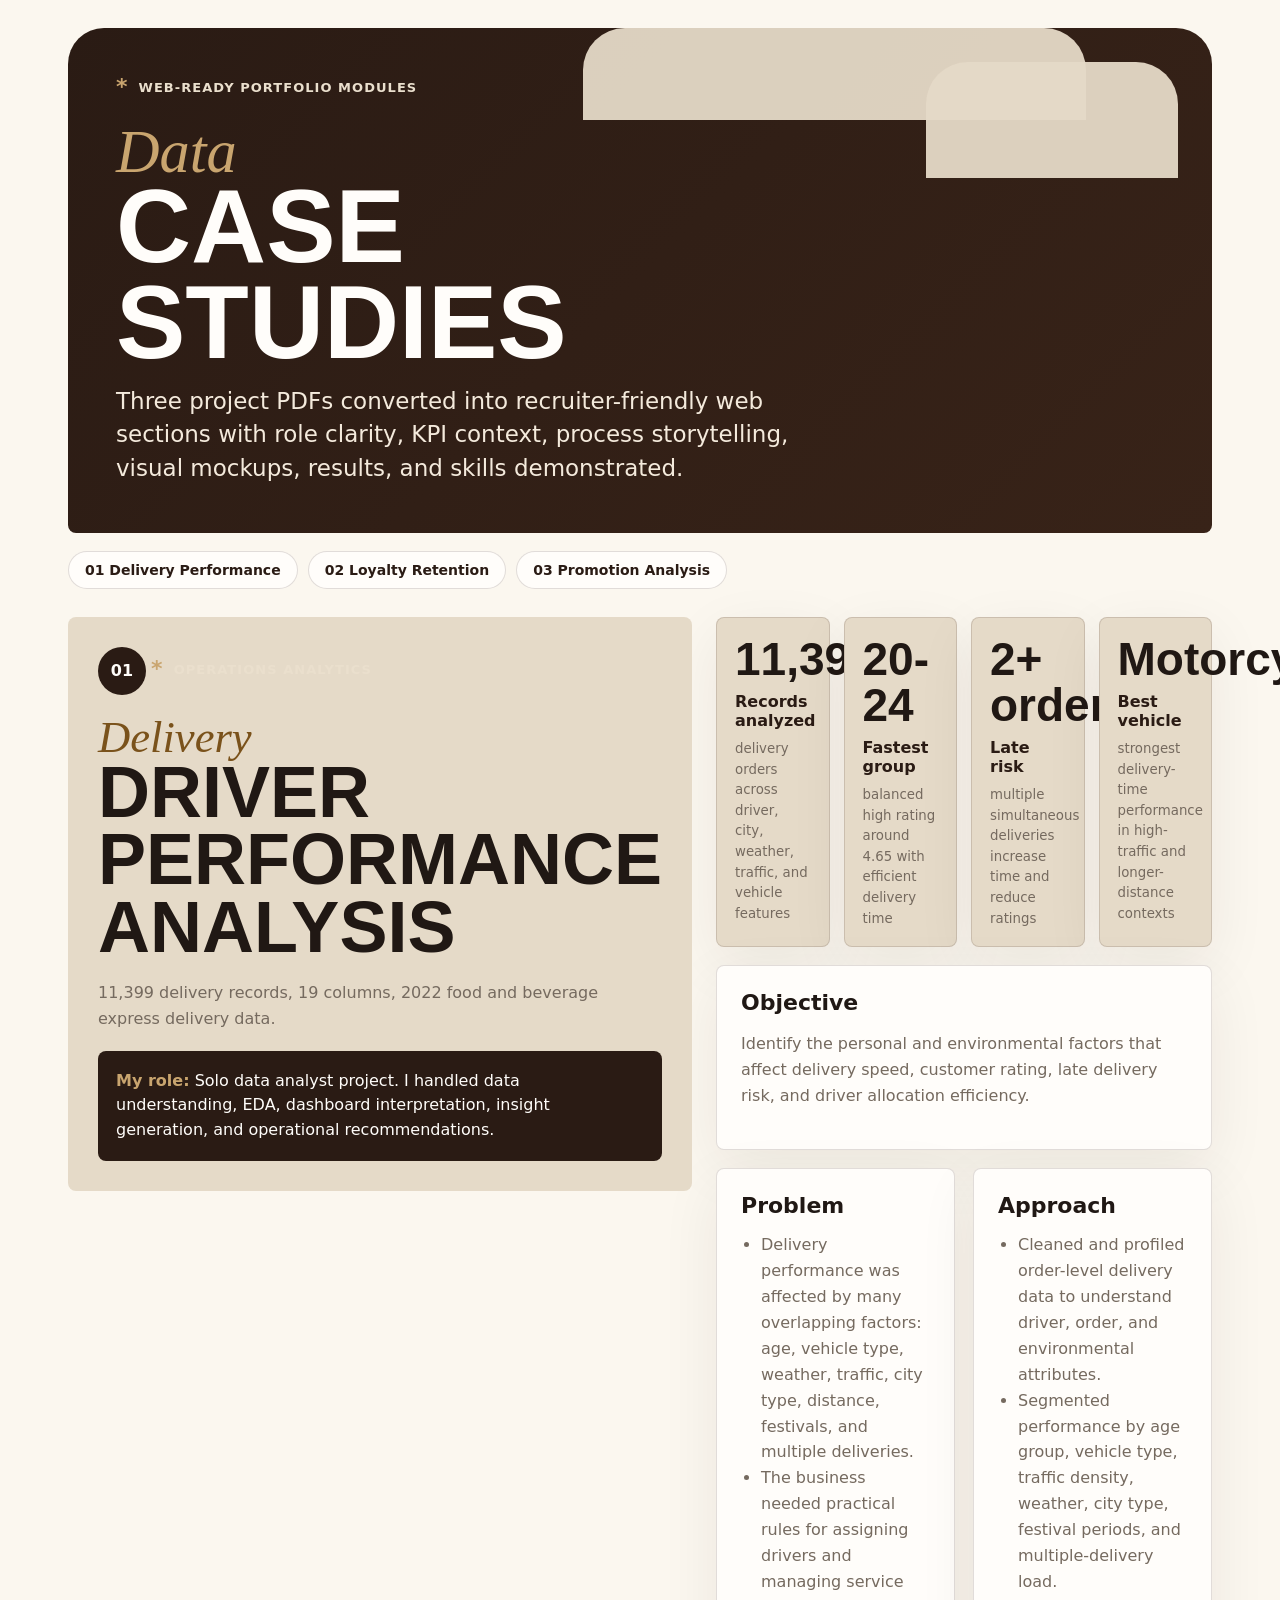
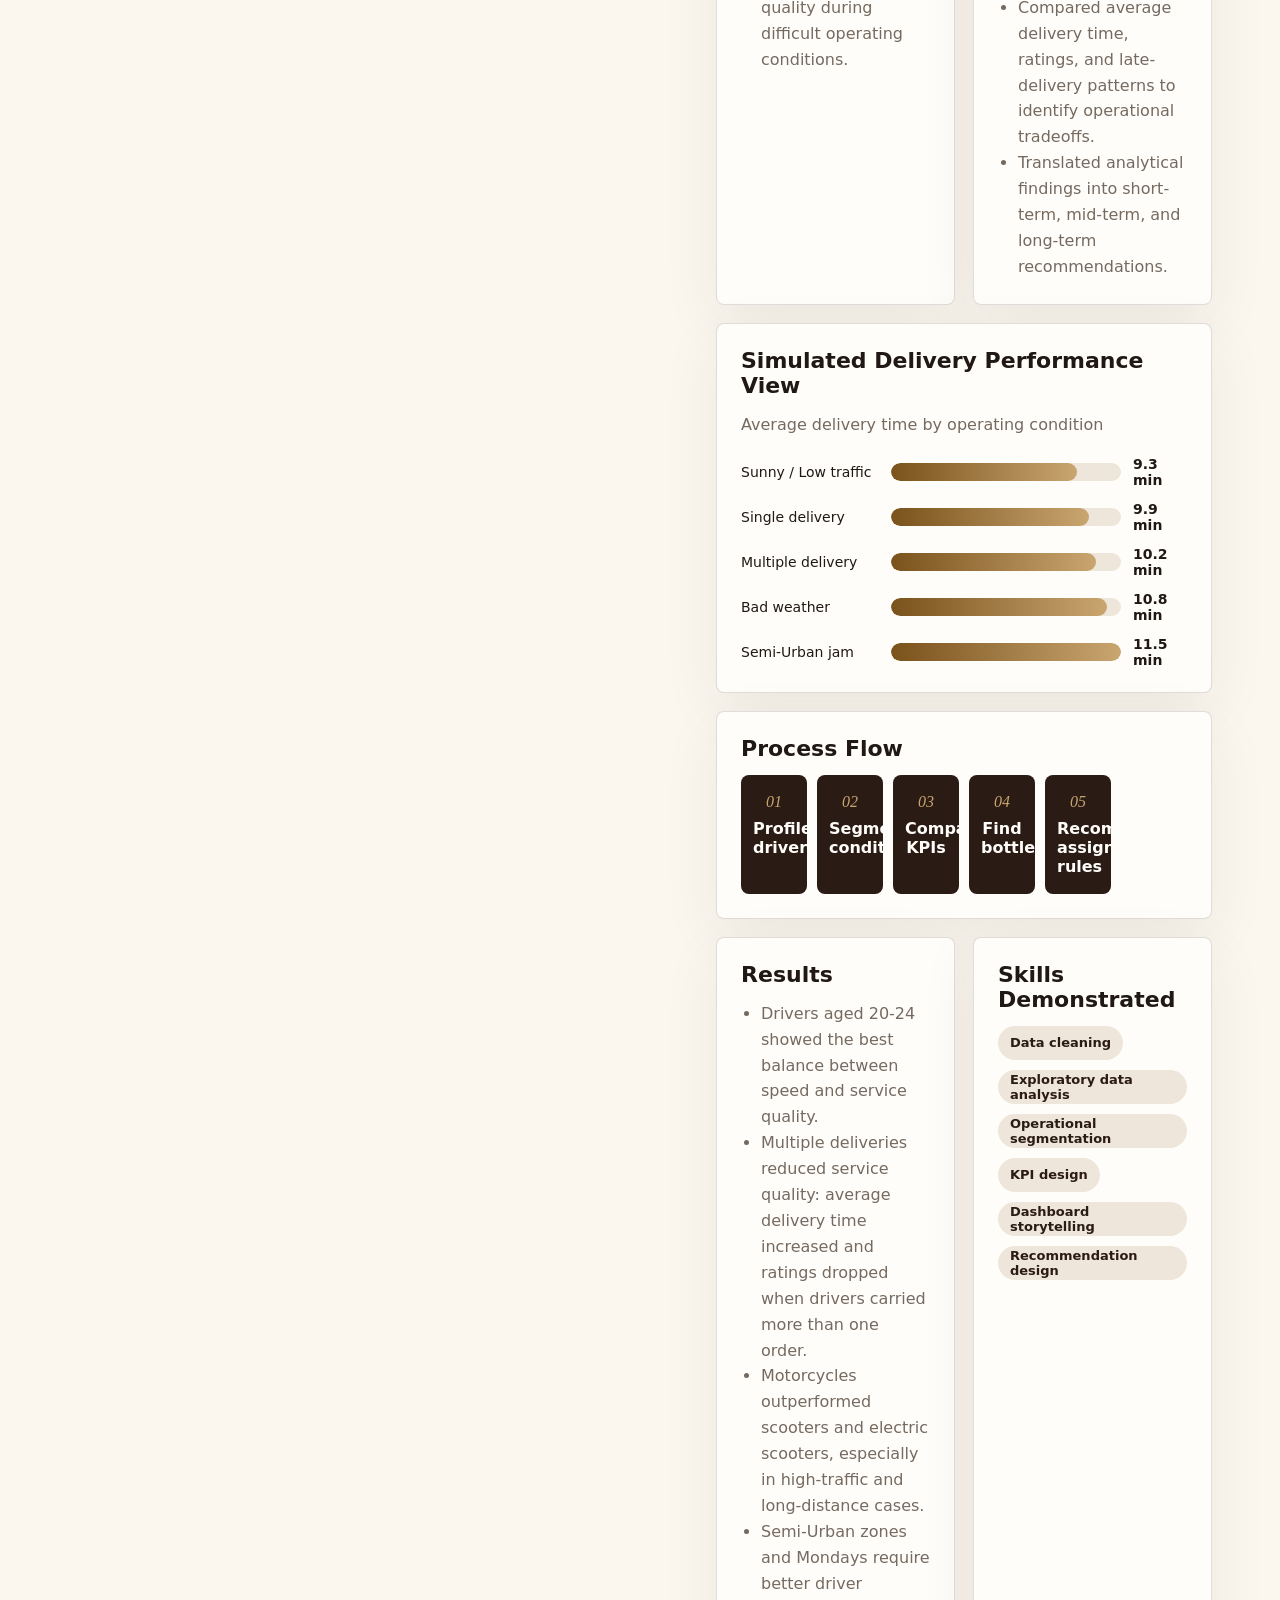
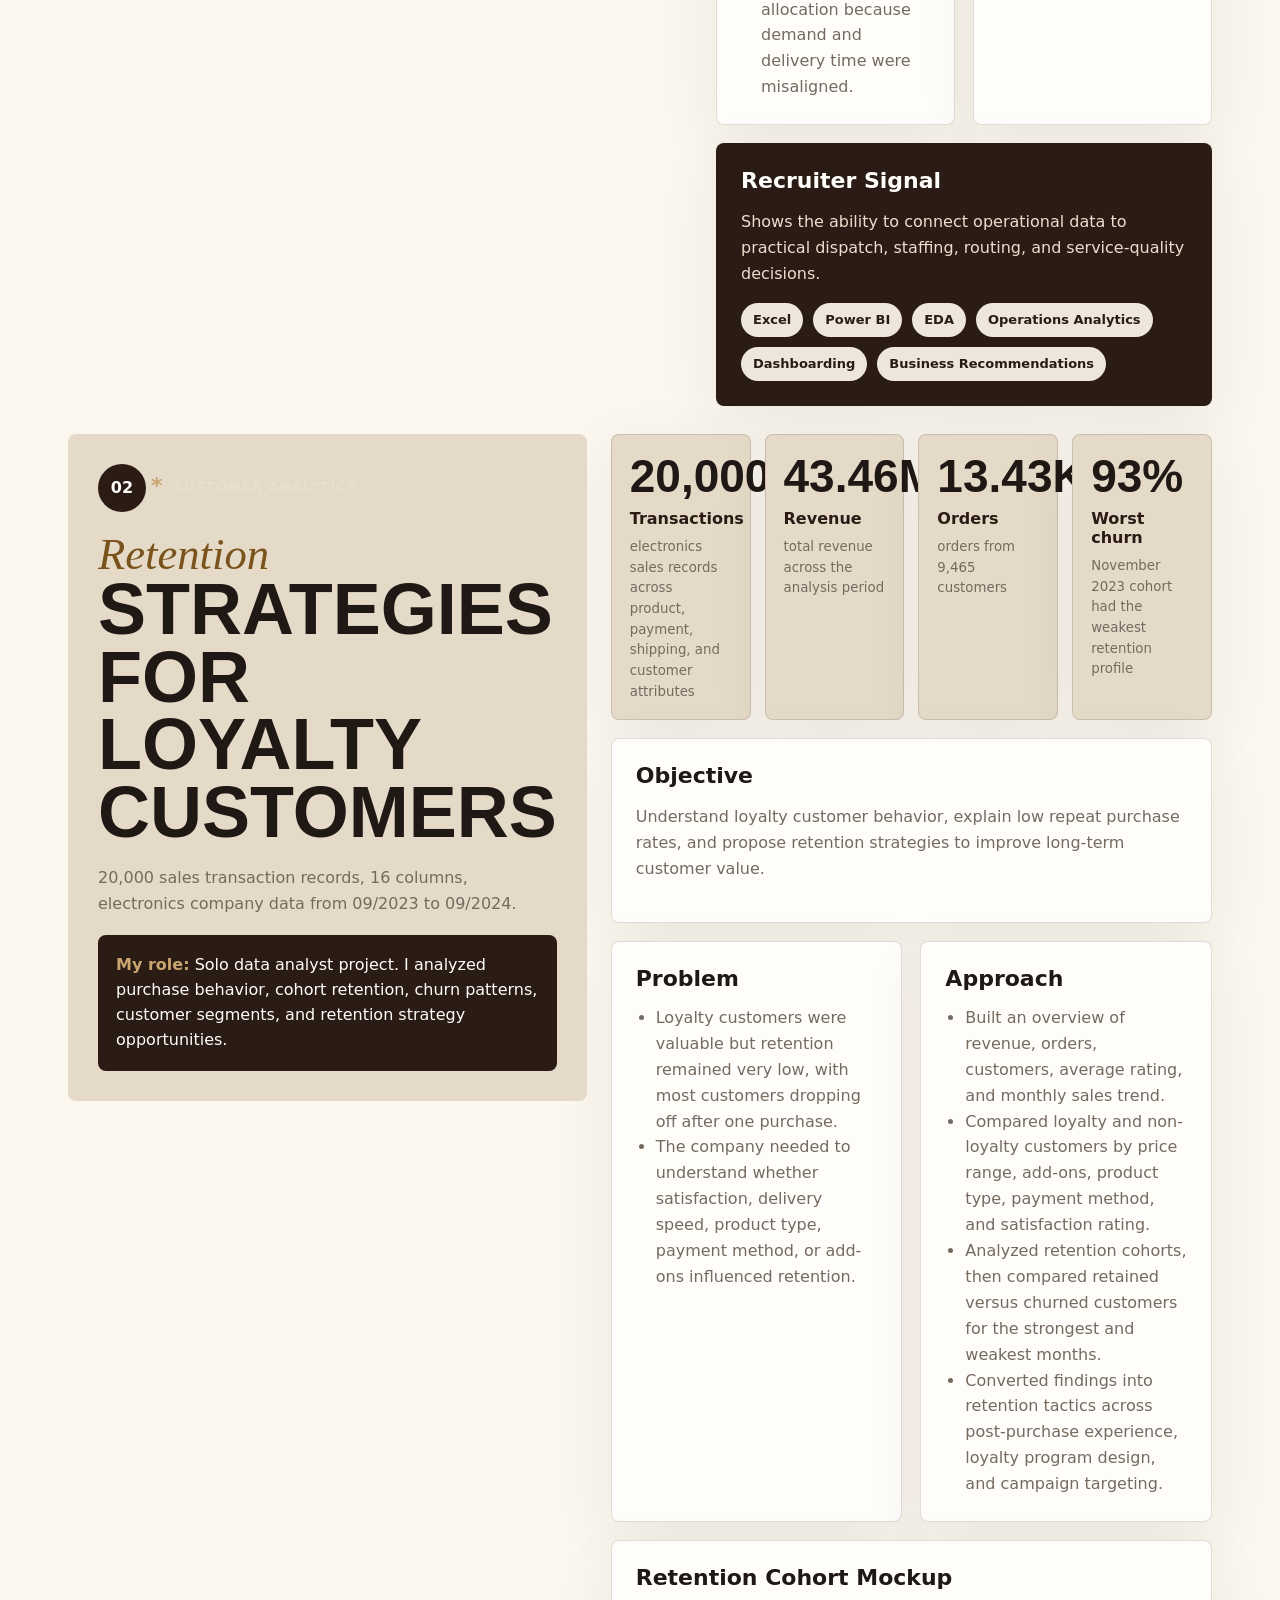
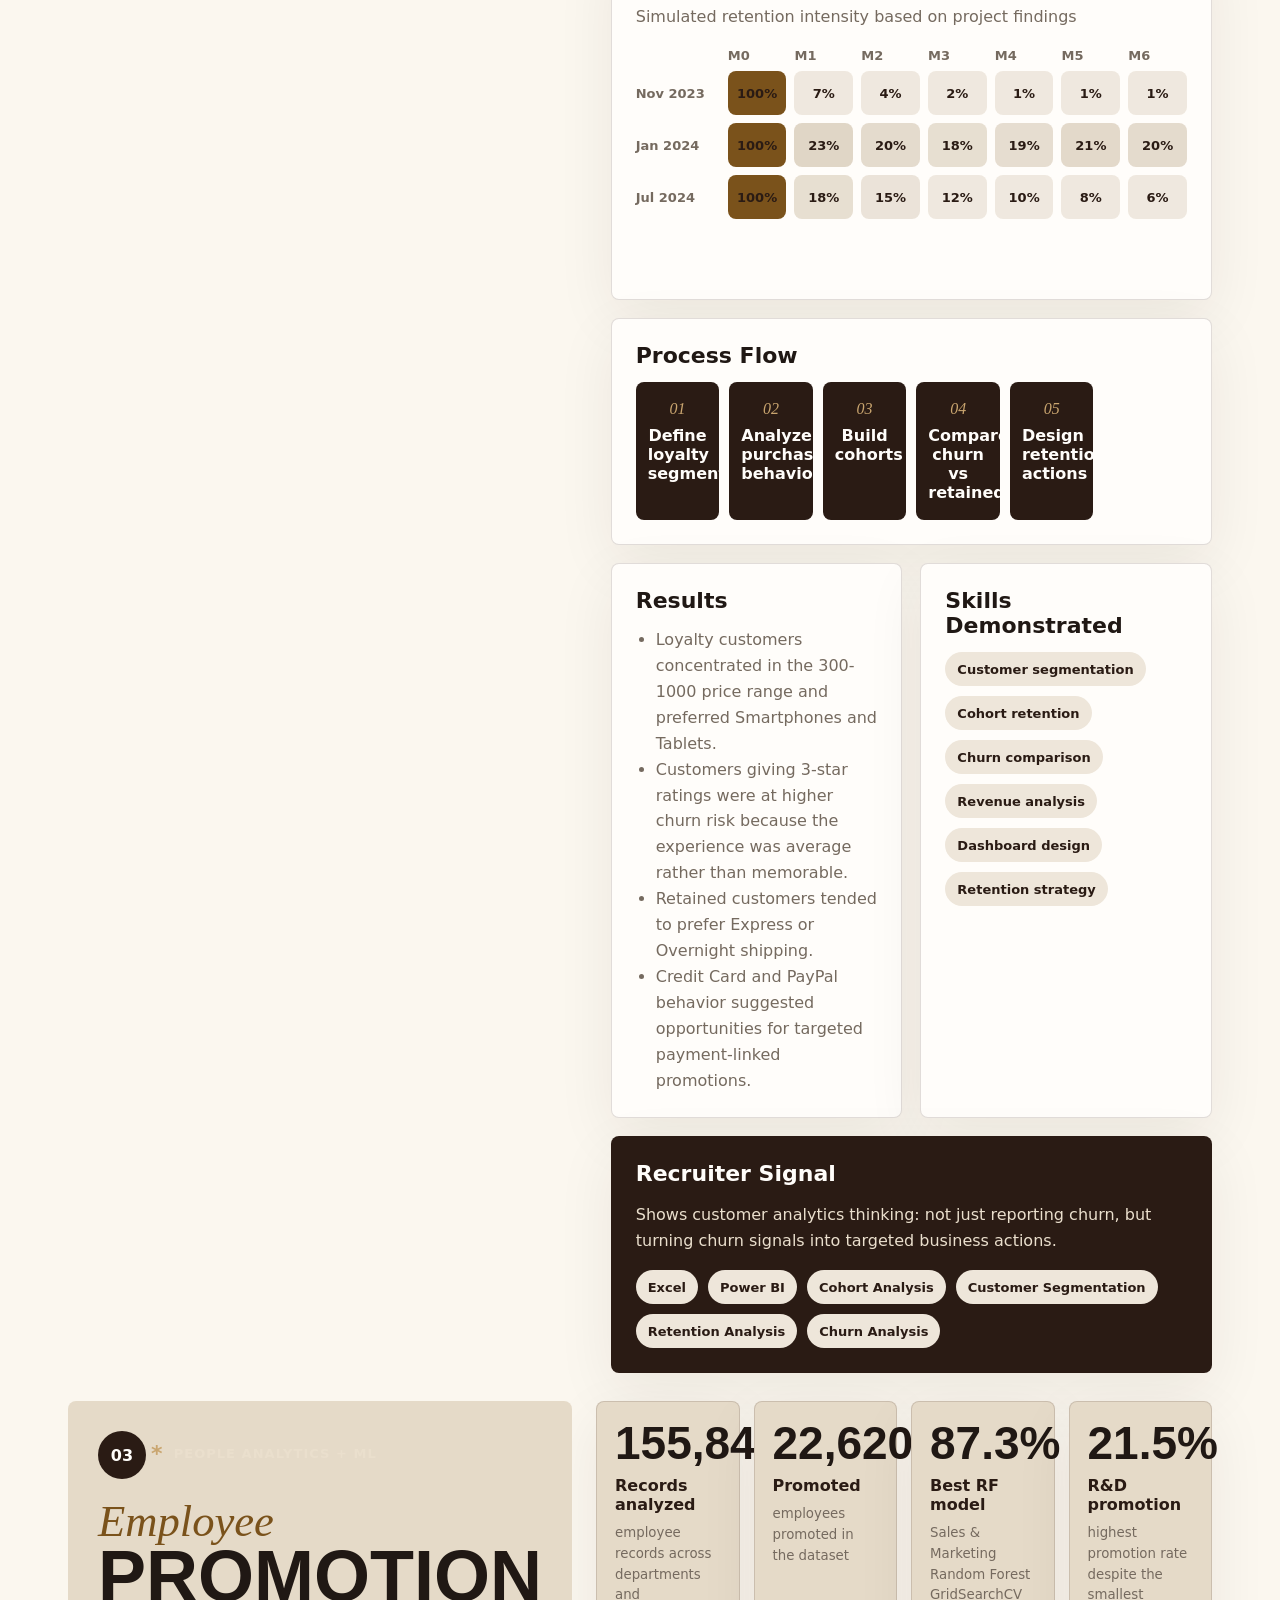
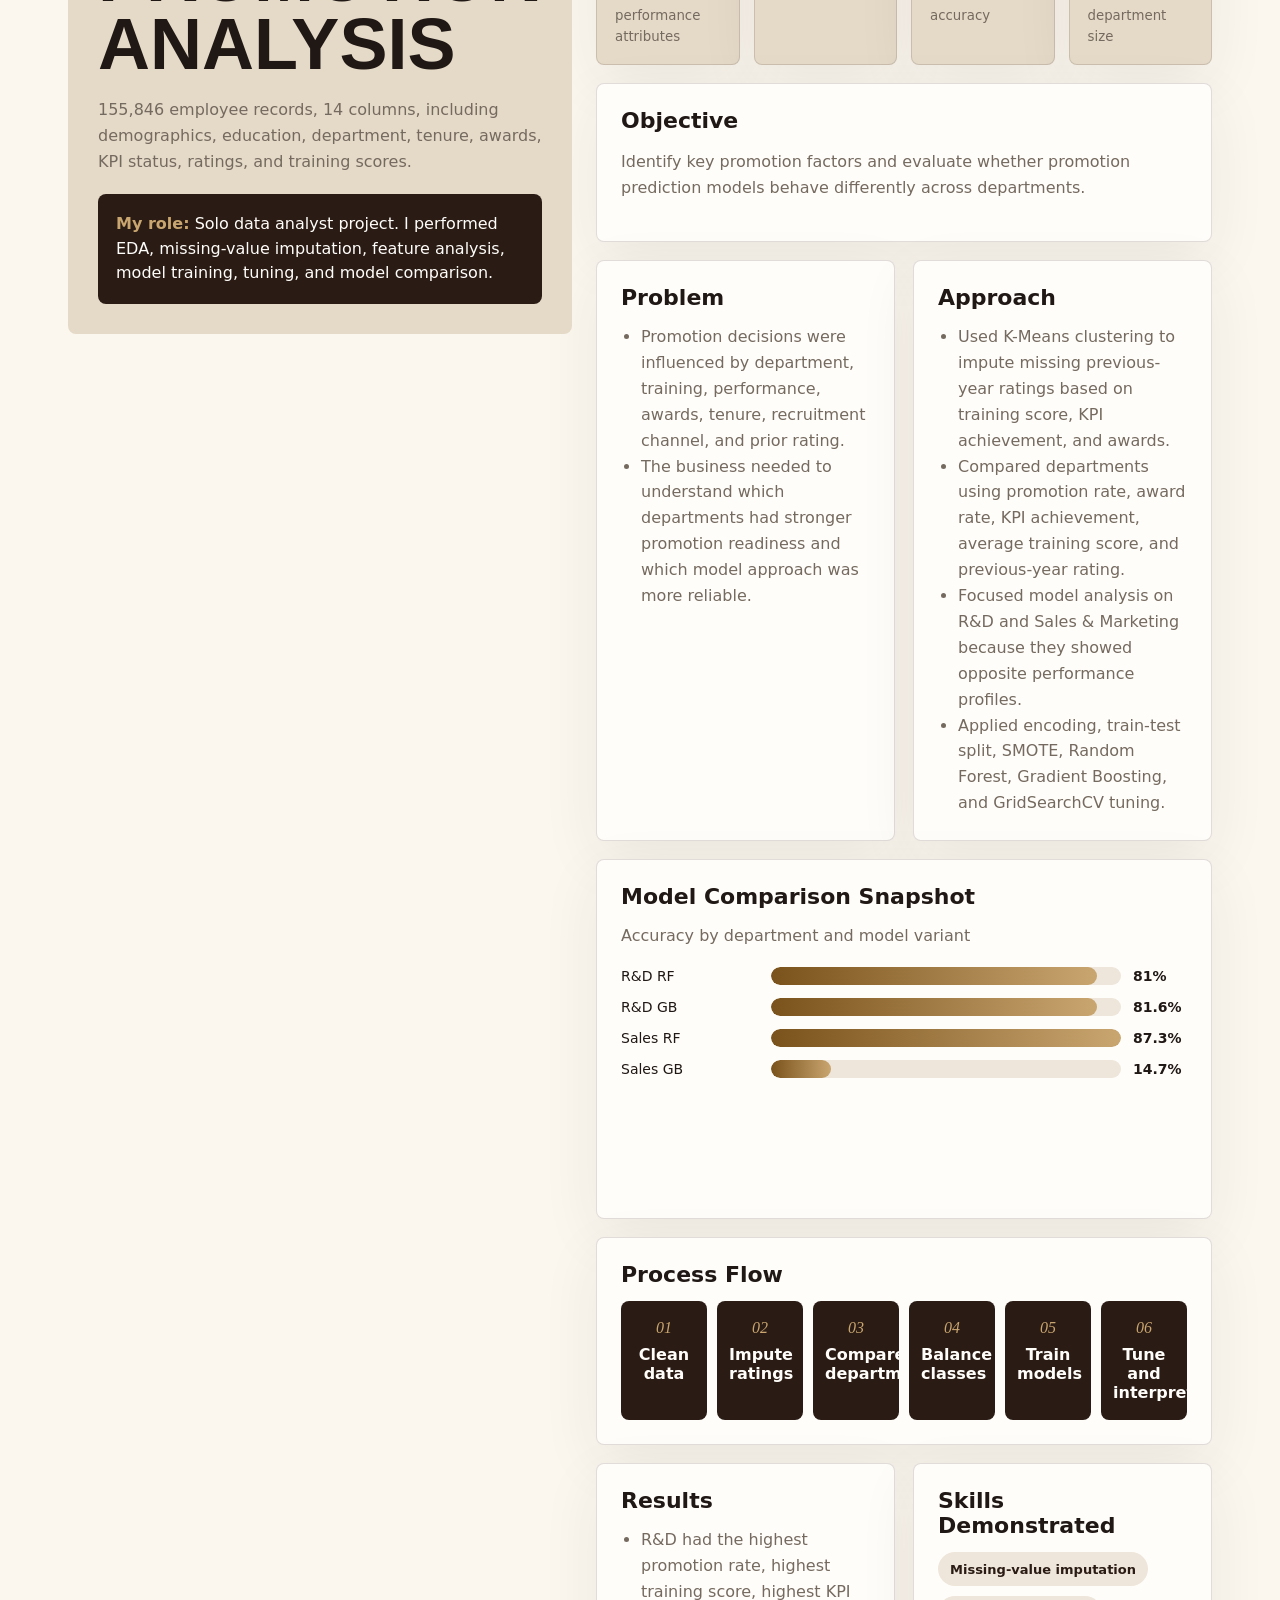
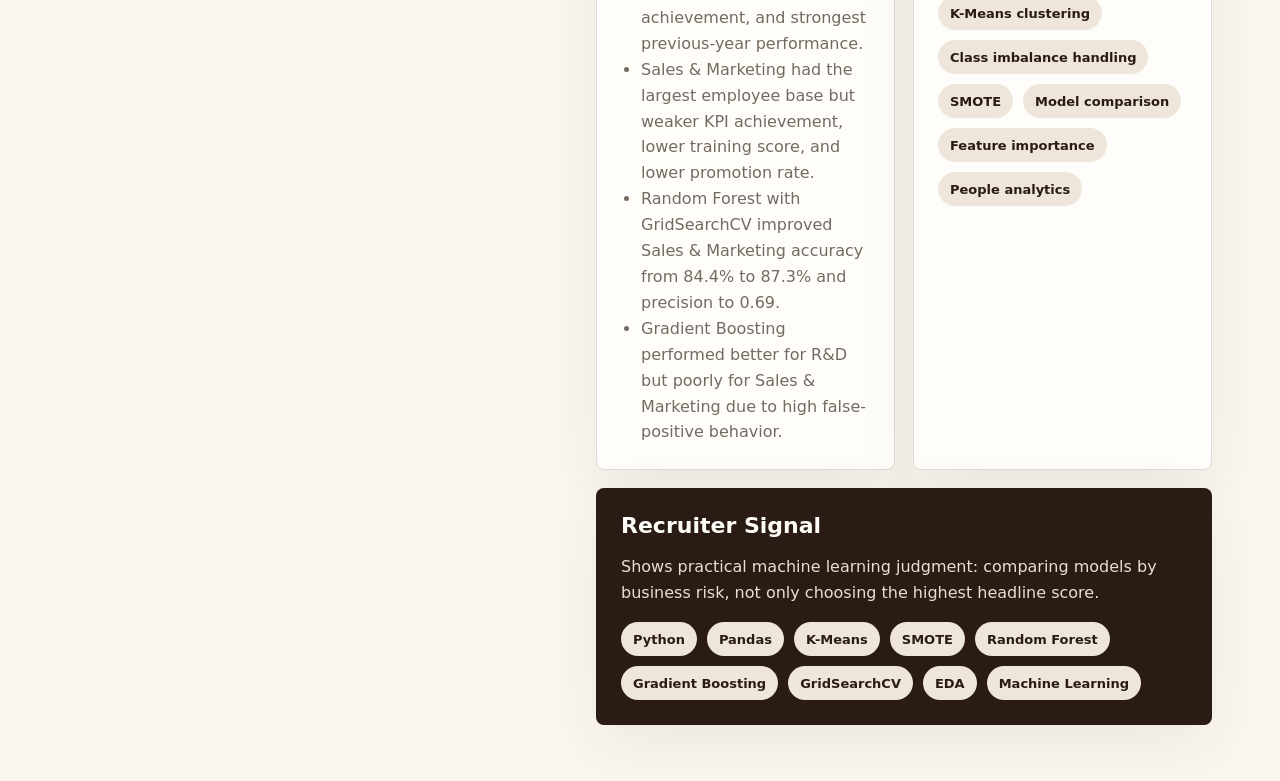
<file: portfolio-case-studies/index.html>
<!doctype html>
<html lang="en">
<head>
  <meta charset="utf-8">
  <meta name="viewport" content="width=device-width, initial-scale=1">
  <title>Portfolio Case Study Modules | Vo Tran Hoang Chau</title>
  <link rel="stylesheet" href="case-studies.css">
</head>
<body>
  <main>
    <section class="hero">
      <span class="eyebrow"><span class="spark">*</span> Web-ready portfolio modules</span>
      <h1><span class="script">Data</span> Case Studies</h1>
      <p>Three project PDFs converted into recruiter-friendly web sections with role clarity, KPI context, process storytelling, visual mockups, results, and skills demonstrated.</p>
    </section>

    <nav class="case-nav" id="caseNav" aria-label="Case studies"></nav>
    <div id="caseStudies"></div>
  </main>

  <script src="case-studies-data.js"></script>
  <script src="case-studies-renderer.js"></script>
</body>
</html>
</file>
<file: portfolio-case-studies/case-studies.css>
:root {
  --cream: #fbf7ef;
  --sand: #e5dac8;
  --tan: #c9a56f;
  --caramel: #7a521b;
  --espresso: #2a1b14;
  --ink: #201814;
  --muted: #756a5f;
  --white: #fffdfa;
  --line: rgba(42, 27, 20, 0.14);
}

* {
  box-sizing: border-box;
}

body {
  margin: 0;
  background: var(--cream);
  color: var(--ink);
  font-family: Inter, ui-sans-serif, system-ui, -apple-system, BlinkMacSystemFont, "Segoe UI", sans-serif;
  letter-spacing: 0;
}

main {
  max-width: 1180px;
  margin: 0 auto;
  padding: 28px 18px 56px;
}

.hero {
  position: relative;
  overflow: hidden;
  min-height: 300px;
  padding: 48px;
  border-radius: 36px 36px 8px 8px;
  background: linear-gradient(135deg, var(--espresso) 0%, #382318 100%);
  color: var(--white);
}

.hero::before,
.hero::after {
  content: "";
  position: absolute;
  background: var(--sand);
  opacity: .95;
  border-radius: 42px 42px 0 0;
}

.hero::before {
  width: 44%;
  height: 92px;
  right: 11%;
  top: 0;
}

.hero::after {
  width: 22%;
  height: 116px;
  right: 3%;
  top: 34px;
}

.eyebrow {
  position: relative;
  z-index: 1;
  display: inline-flex;
  gap: 10px;
  align-items: center;
  color: #eadfcd;
  font-size: 13px;
  font-weight: 800;
  letter-spacing: .08em;
  text-transform: uppercase;
}

.spark {
  color: var(--tan);
  font-size: 22px;
  line-height: 1;
}

h1,
h2,
h3 {
  letter-spacing: 0;
}

h1 {
  position: relative;
  z-index: 1;
  max-width: 760px;
  margin: 26px 0 14px;
  font-family: Impact, Haettenschweiler, "Arial Narrow Bold", sans-serif;
  font-size: clamp(48px, 9vw, 104px);
  line-height: .92;
  font-weight: 900;
  text-transform: uppercase;
}

.script {
  display: block;
  color: var(--tan);
  font-family: Georgia, "Times New Roman", serif;
  font-style: italic;
  font-size: .58em;
  font-weight: 400;
  text-transform: none;
}

.hero p {
  position: relative;
  z-index: 1;
  max-width: 720px;
  margin: 0;
  color: #f4eadc;
  font-size: clamp(17px, 2vw, 23px);
  line-height: 1.45;
}

.case-nav {
  display: flex;
  flex-wrap: wrap;
  gap: 10px;
  margin: 18px 0 0;
}

.case-nav a {
  display: inline-flex;
  min-height: 38px;
  align-items: center;
  border: 1px solid var(--line);
  border-radius: 999px;
  background: var(--white);
  color: var(--espresso);
  padding: 0 16px;
  font-size: 14px;
  font-weight: 800;
  text-decoration: none;
}

.case-study {
  display: grid;
  grid-template-columns: .88fr 1.12fr;
  gap: 24px;
  margin-top: 28px;
}

.case-intro {
  position: sticky;
  top: 18px;
  align-self: start;
  padding: 30px;
  border-radius: 8px;
  background: var(--sand);
}

.case-number {
  display: inline-grid;
  width: 48px;
  height: 48px;
  place-items: center;
  margin-bottom: 22px;
  border-radius: 50%;
  background: var(--espresso);
  color: var(--white);
  font-weight: 900;
}

.case-intro h2 {
  margin: 0 0 18px;
  font-family: Impact, Haettenschweiler, "Arial Narrow Bold", sans-serif;
  font-size: clamp(40px, 6vw, 72px);
  line-height: .94;
  text-transform: uppercase;
}

.case-intro h2 em {
  display: block;
  color: var(--caramel);
  font-family: Georgia, "Times New Roman", serif;
  font-size: .62em;
  font-weight: 400;
  text-transform: none;
}

.case-intro p {
  margin: 0 0 18px;
  color: var(--muted);
  line-height: 1.65;
}

.role {
  padding: 18px;
  border-radius: 8px;
  background: var(--espresso);
  color: var(--white);
  line-height: 1.55;
}

.role b {
  color: var(--tan);
}

.case-body {
  display: grid;
  gap: 18px;
}

.metrics {
  display: grid;
  grid-template-columns: repeat(4, minmax(0, 1fr));
  gap: 14px;
}

.metric,
.panel {
  border: 1px solid var(--line);
  border-radius: 8px;
  background: var(--white);
  box-shadow: 0 18px 60px rgba(42, 27, 20, .07);
}

.metric {
  min-height: 150px;
  padding: 18px;
  background: var(--sand);
}

.metric strong {
  display: block;
  margin-bottom: 10px;
  font-family: Impact, Haettenschweiler, "Arial Narrow Bold", sans-serif;
  font-size: clamp(30px, 4vw, 46px);
  line-height: 1;
}

.metric span {
  display: block;
  margin-bottom: 8px;
  color: var(--espresso);
  font-weight: 800;
}

.metric small {
  color: var(--muted);
  line-height: 1.4;
}

.panel {
  padding: 24px;
}

.panel h3 {
  margin: 0 0 14px;
  font-size: 22px;
}

.panel p,
.panel li {
  color: var(--muted);
  line-height: 1.62;
}

.two-col {
  display: grid;
  grid-template-columns: 1fr 1fr;
  gap: 18px;
}

.panel ul {
  margin: 0;
  padding-left: 20px;
}

.tags {
  display: flex;
  flex-wrap: wrap;
  gap: 10px;
}

.tag {
  display: inline-flex;
  min-height: 34px;
  align-items: center;
  border-radius: 999px;
  background: #eee6da;
  color: var(--espresso);
  padding: 0 12px;
  font-size: 13px;
  font-weight: 800;
}

.visual-card {
  min-height: 360px;
}

.chart-title {
  margin-bottom: 18px;
}

.chart-title p {
  margin: 4px 0 0;
}

.bar-chart {
  display: grid;
  gap: 13px;
}

.bar-row {
  display: grid;
  grid-template-columns: 138px 1fr 54px;
  gap: 12px;
  align-items: center;
  font-size: 14px;
}

.bar-track {
  height: 18px;
  overflow: hidden;
  border-radius: 999px;
  background: #eee6da;
}

.bar-fill {
  display: block;
  height: 100%;
  border-radius: inherit;
  background: linear-gradient(90deg, var(--caramel), var(--tan));
}

.heatmap {
  display: grid;
  gap: 8px;
}

.heat-row {
  display: grid;
  grid-template-columns: 84px repeat(7, minmax(42px, 1fr));
  gap: 8px;
  align-items: center;
}

.heat-cell {
  display: grid;
  min-height: 44px;
  place-items: center;
  border-radius: 8px;
  color: var(--espresso);
  font-size: 13px;
  font-weight: 900;
}

.heat-label,
.heat-head {
  color: var(--muted);
  font-size: 13px;
  font-weight: 800;
}

.workflow {
  display: grid;
  grid-template-columns: repeat(6, minmax(0, 1fr));
  gap: 10px;
}

.step {
  position: relative;
  min-height: 96px;
  padding: 18px 12px;
  border-radius: 8px;
  background: var(--espresso);
  color: var(--white);
  text-align: center;
  font-weight: 900;
}

.step span {
  display: block;
  margin-bottom: 8px;
  color: var(--tan);
  font-family: Georgia, "Times New Roman", serif;
  font-style: italic;
  font-weight: 400;
}

.recruiter-angle {
  background: var(--espresso);
  color: var(--white);
}

.recruiter-angle p {
  color: #eadfcd;
}

@media (max-width: 980px) {
  .case-study,
  .two-col,
  .metrics,
  .workflow {
    grid-template-columns: 1fr;
  }

  .case-intro {
    position: static;
  }
}

@media (max-width: 640px) {
  main {
    padding: 18px 14px 40px;
  }

  .hero,
  .case-intro,
  .panel {
    padding: 24px;
  }

  .bar-row {
    grid-template-columns: 1fr;
    gap: 7px;
  }

  .heat-row {
    grid-template-columns: 70px repeat(7, minmax(34px, 1fr));
    gap: 5px;
  }

  .heat-cell {
    min-height: 36px;
    font-size: 11px;
  }
}
</file>
